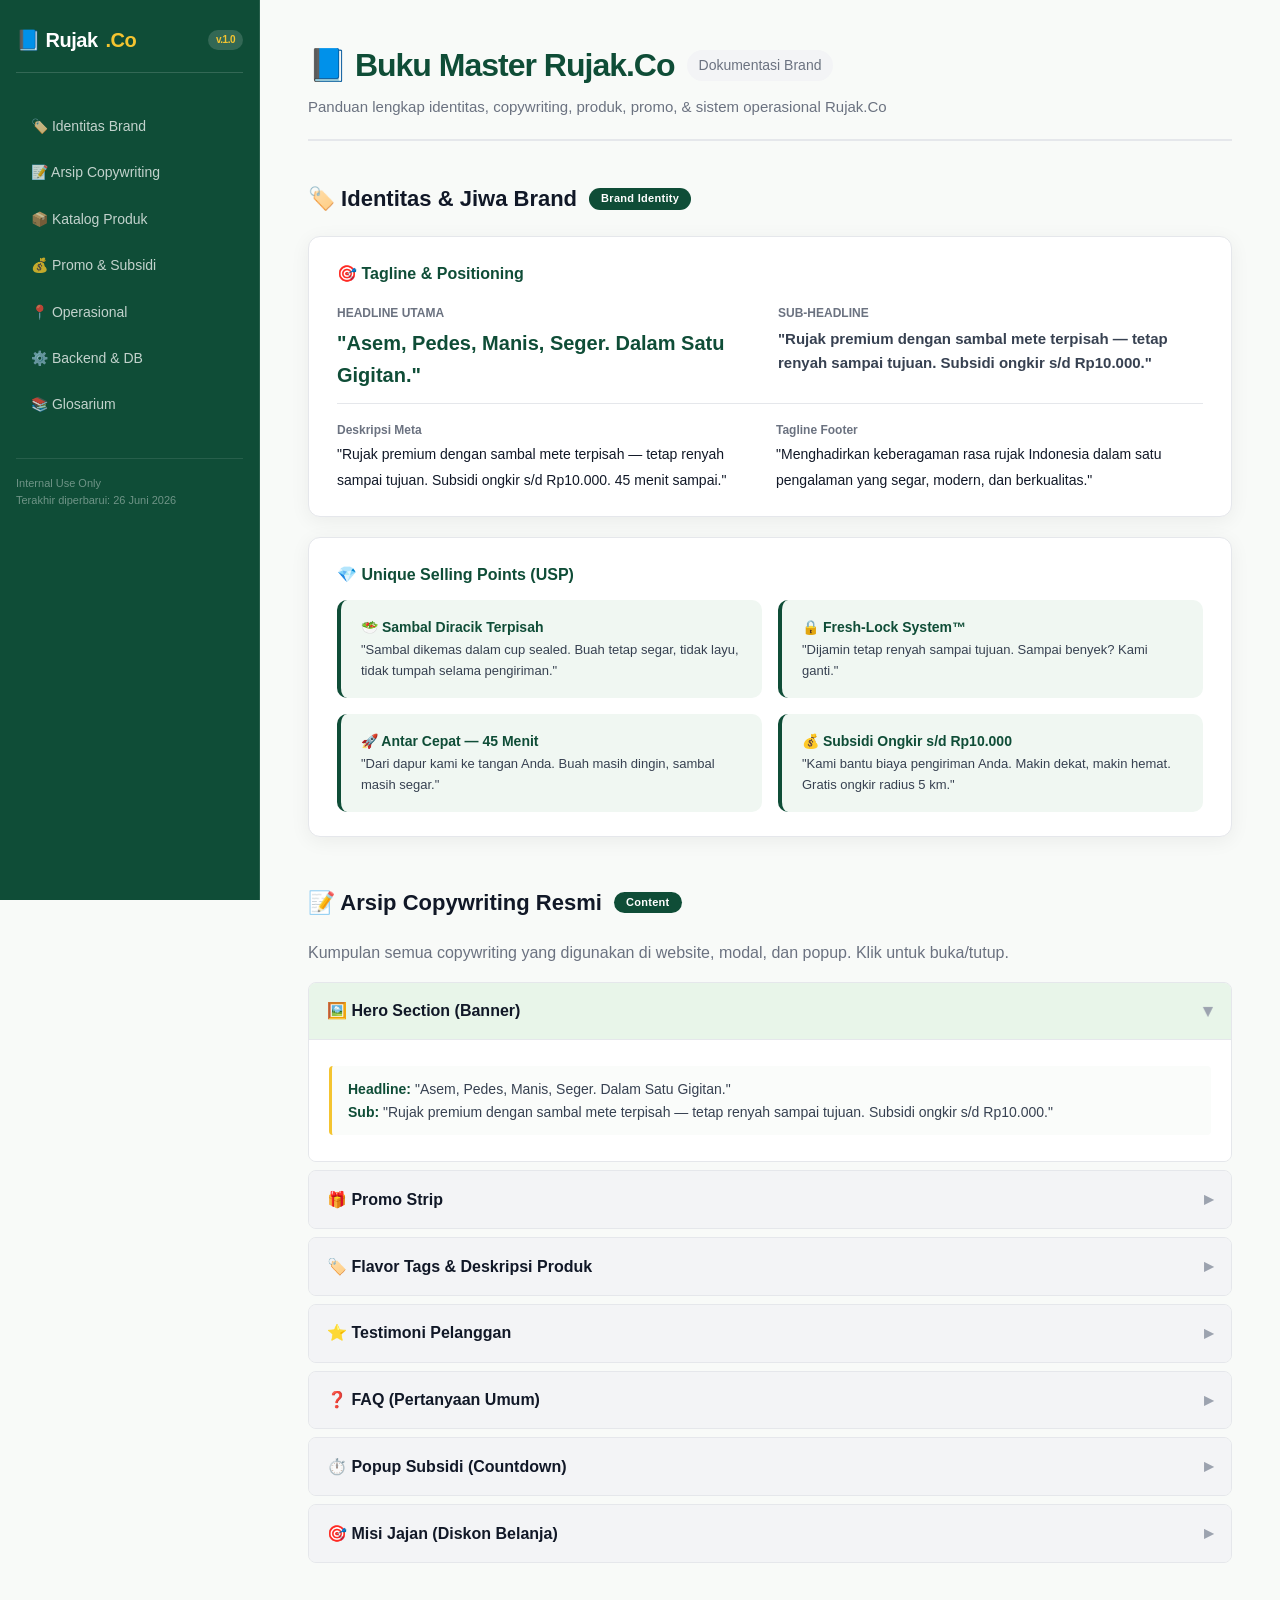
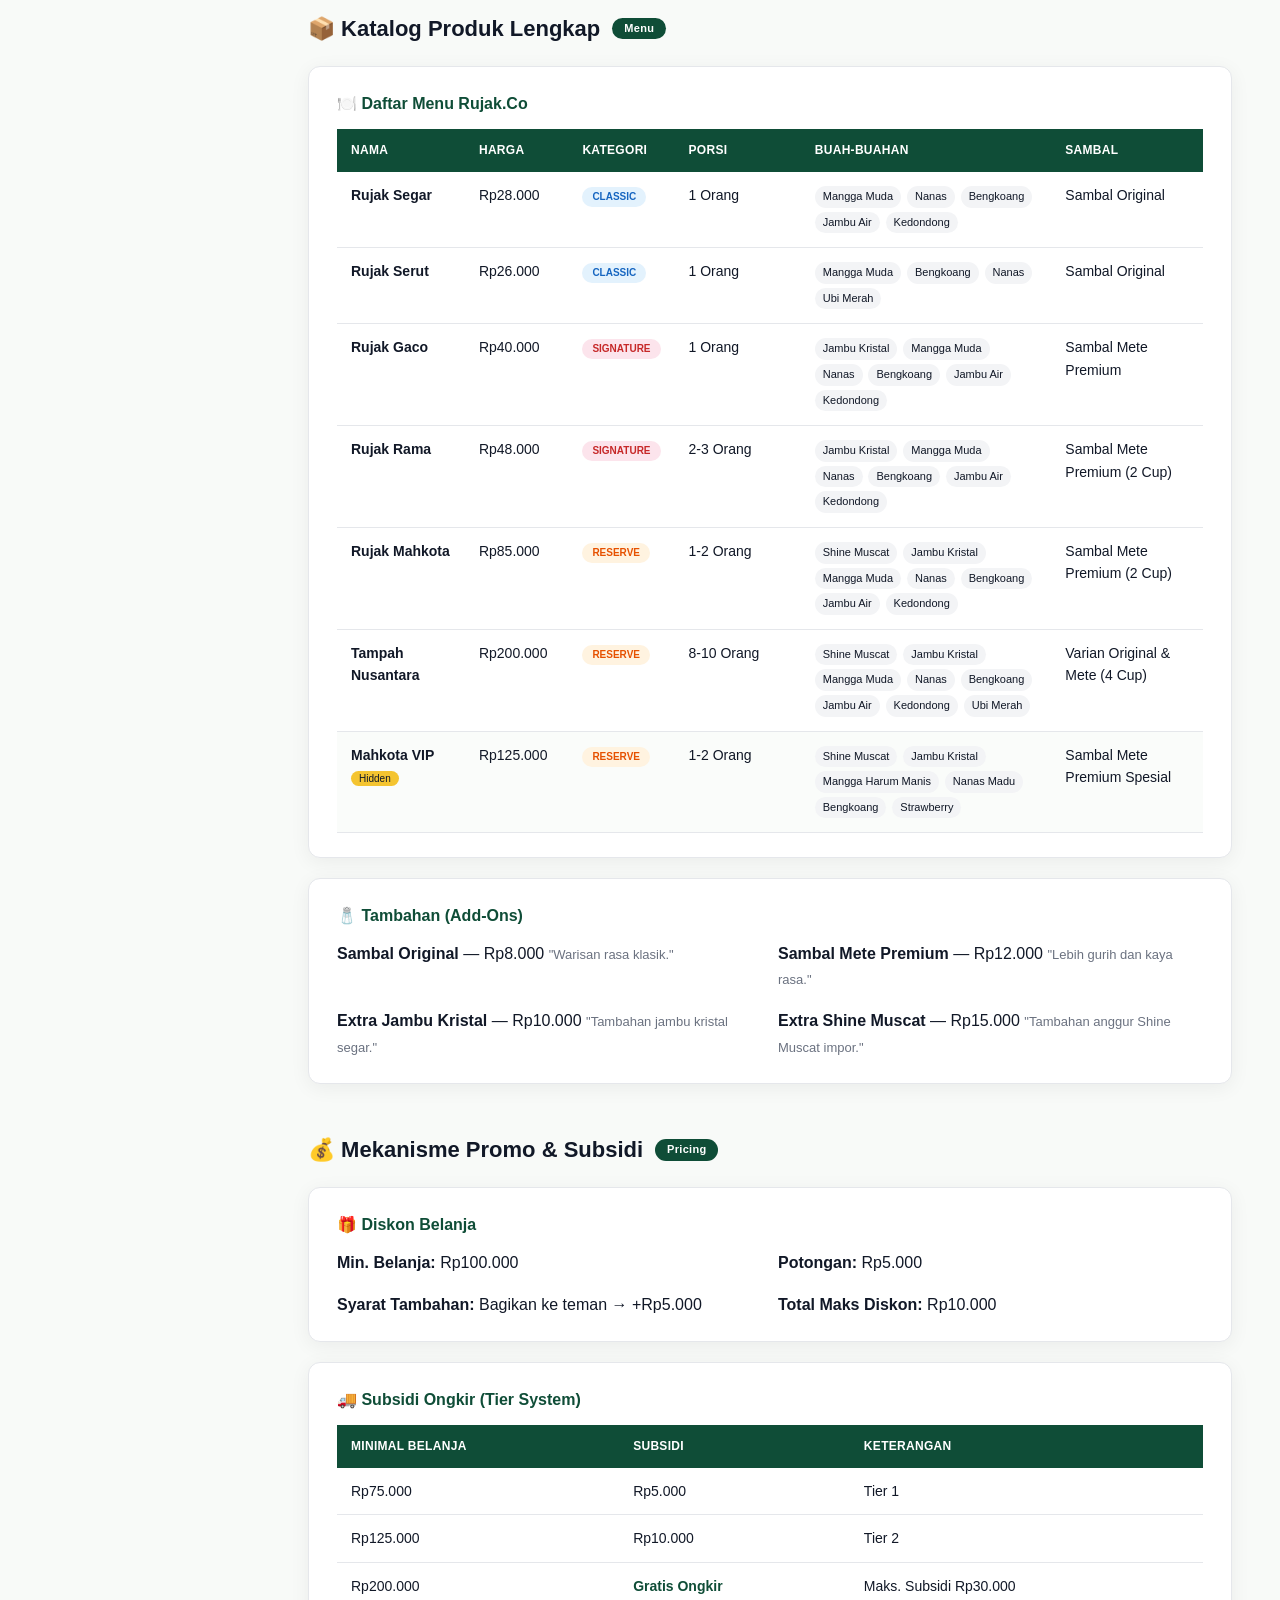
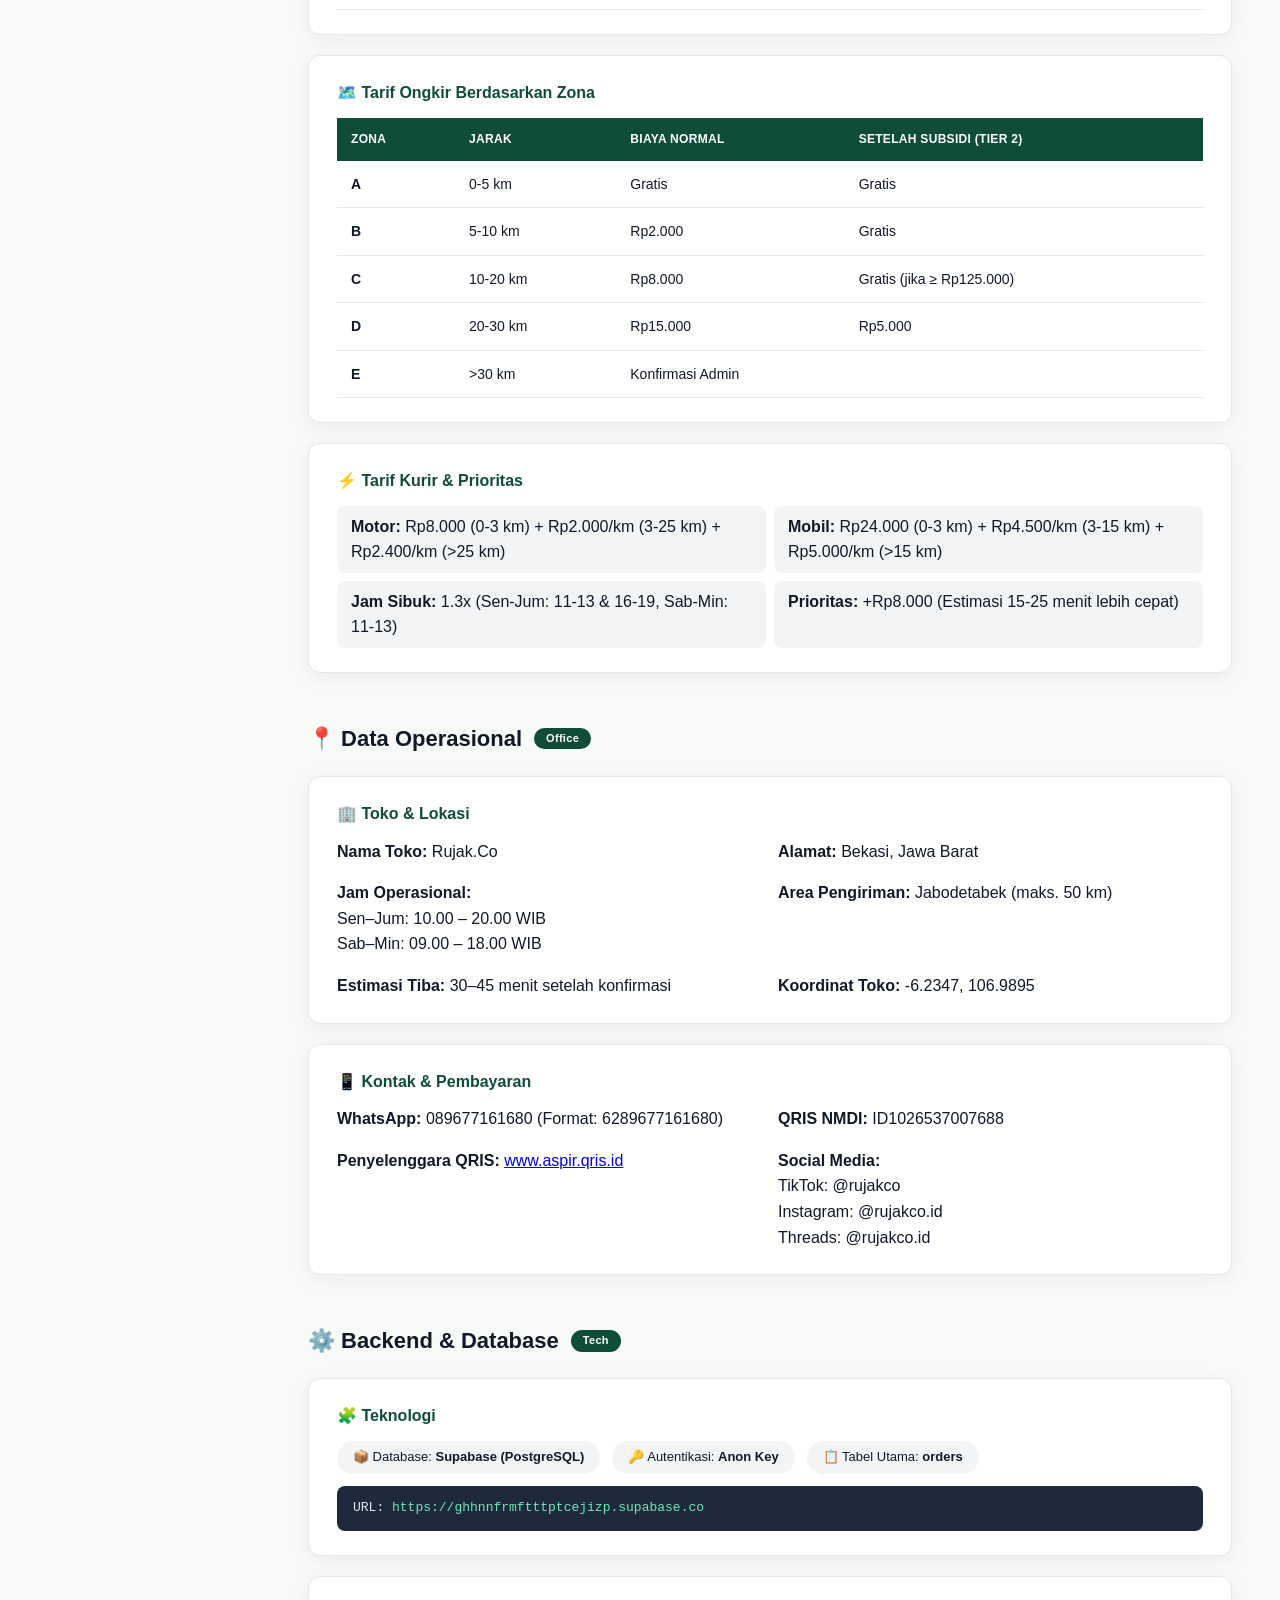
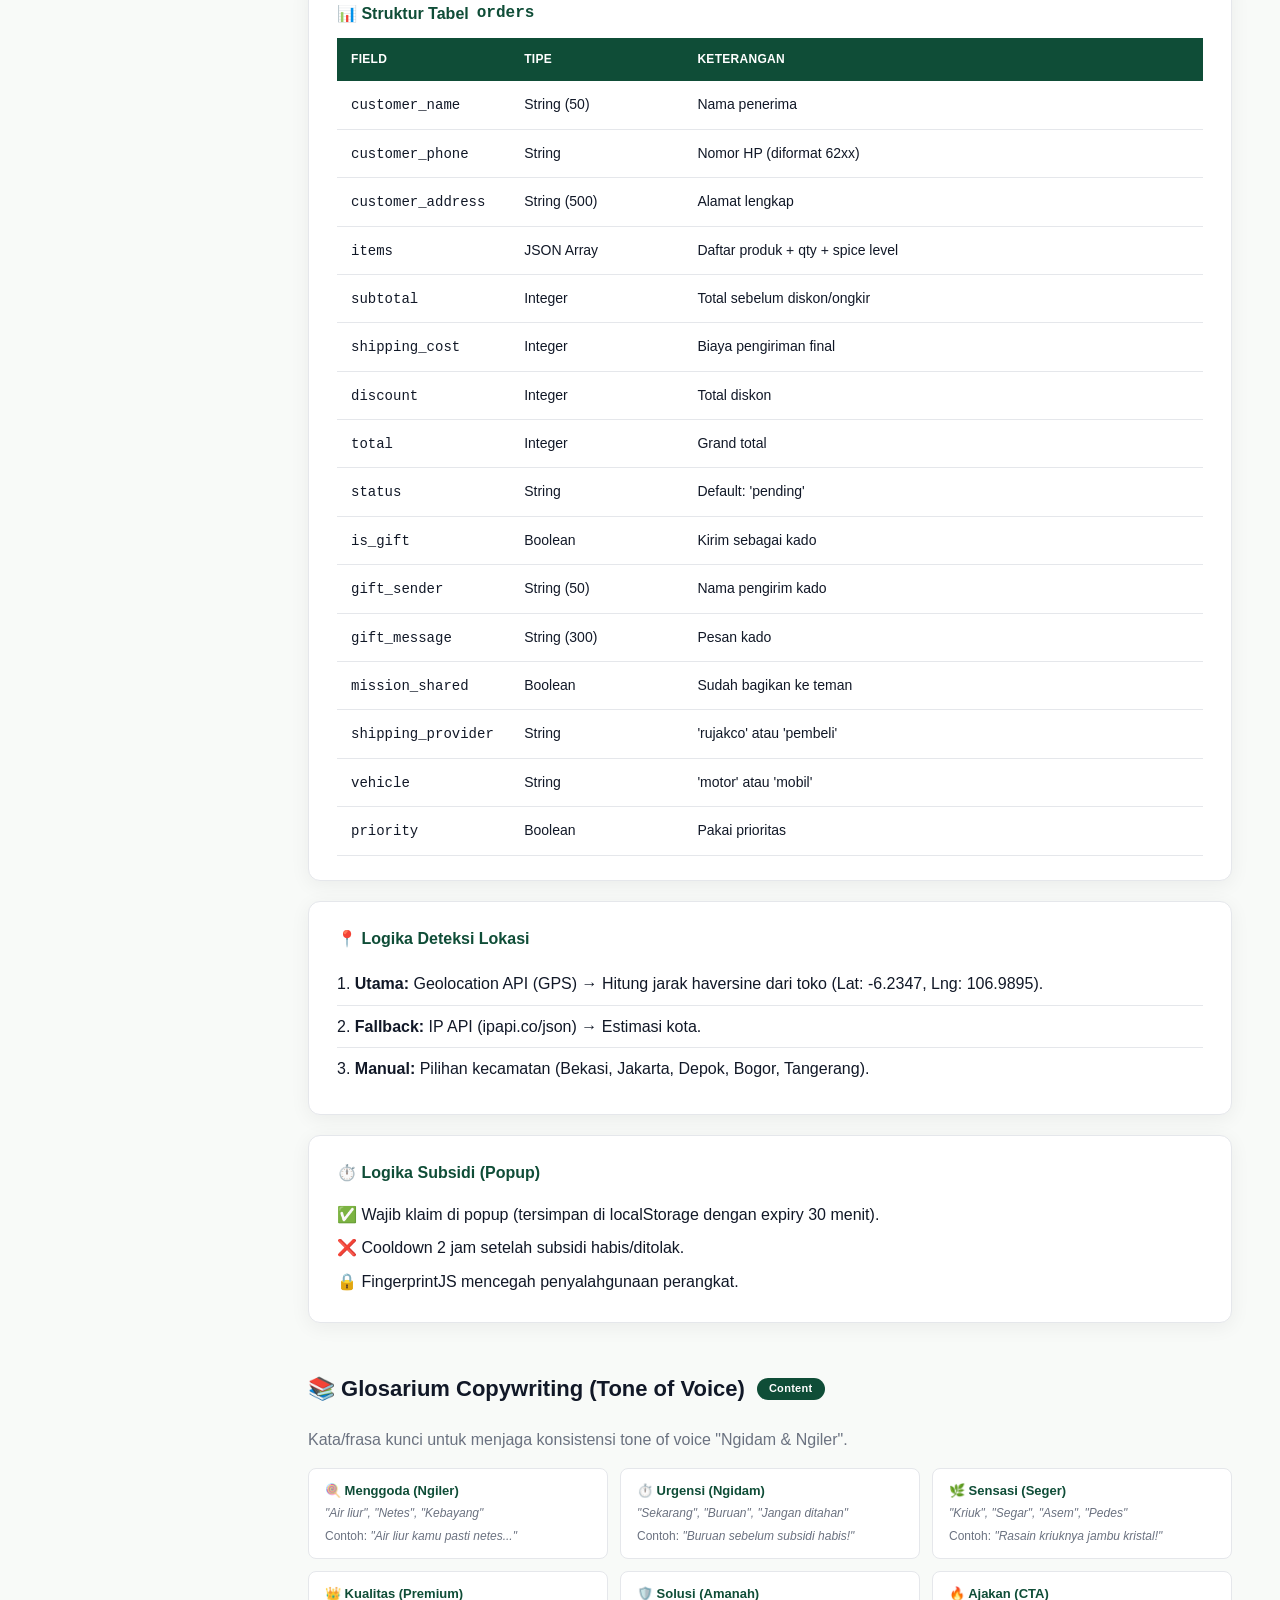
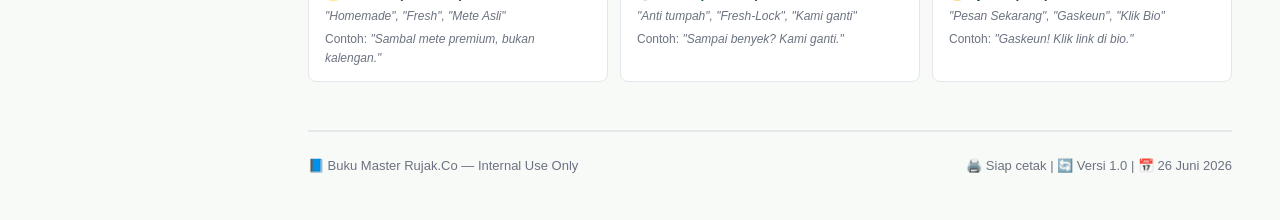
<file: assets/images/buku-master-rujakco.html>
<!DOCTYPE html>
<html lang="id">
<head>
    <meta charset="UTF-8">
    <meta name="viewport" content="width=device-width, initial-scale=1.0">
    <title>📘 Buku Master Rujak.Co</title>
    <style>
        * {
            margin: 0;
            padding: 0;
            box-sizing: border-box;
        }

        :root {
            --green: #0F4D37;
            --green-light: #E8F5E9;
            --green-pale: #f0f7f2;
            --red: #D62828;
            --gold: #F4C430;
            --ivory: #FFFDF5;
            --gray-100: #f3f4f6;
            --gray-200: #e5e7eb;
            --gray-400: #9ca3af;
            --gray-500: #6b7280;
            --gray-700: #374151;
            --gray-900: #111827;
            --shadow: 0 4px 20px rgba(0, 0, 0, 0.06);
            --radius: 12px;
            --sidebar-width: 260px;
        }

        html {
            scroll-behavior: smooth;
        }

        body {
            font-family: 'Inter', -apple-system, BlinkMacSystemFont, 'Segoe UI', Roboto, sans-serif;
            background: #f8faf8;
            color: var(--gray-900);
            line-height: 1.6;
            display: flex;
        }

        /* SIDEBAR */
        .sidebar {
            width: var(--sidebar-width);
            height: 100vh;
            position: sticky;
            top: 0;
            background: var(--green);
            color: white;
            padding: 24px 16px;
            overflow-y: auto;
            flex-shrink: 0;
            border-right: 1px solid rgba(255, 255, 255, 0.1);
        }

        .sidebar-brand {
            font-size: 20px;
            font-weight: 800;
            letter-spacing: -0.5px;
            margin-bottom: 32px;
            padding-bottom: 16px;
            border-bottom: 1px solid rgba(255, 255, 255, 0.15);
            display: flex;
            align-items: center;
            gap: 8px;
        }

        .sidebar-brand span {
            color: var(--gold);
        }

        .sidebar-nav {
            list-style: none;
        }

        .sidebar-nav li {
            margin-bottom: 4px;
        }

        .sidebar-nav a {
            display: block;
            padding: 10px 12px;
            border-radius: 8px;
            color: rgba(255, 255, 255, 0.75);
            text-decoration: none;
            font-size: 14px;
            font-weight: 500;
            transition: all 0.2s;
            border-left: 3px solid transparent;
        }

        .sidebar-nav a:hover {
            background: rgba(255, 255, 255, 0.1);
            color: white;
        }

        .sidebar-nav a.active {
            background: rgba(255, 255, 255, 0.15);
            color: white;
            border-left-color: var(--gold);
        }

        .sidebar-badge {
            font-size: 10px;
            background: var(--red);
            color: white;
            padding: 2px 8px;
            border-radius: 20px;
            margin-left: 8px;
            vertical-align: middle;
        }

        /* MAIN CONTENT */
        .main {
            flex: 1;
            padding: 40px 48px 60px;
            max-width: calc(100% - var(--sidebar-width));
            min-width: 0;
        }

        .page-header {
            margin-bottom: 40px;
            border-bottom: 2px solid var(--gray-200);
            padding-bottom: 20px;
        }

        .page-header h1 {
            font-size: 32px;
            font-weight: 800;
            color: var(--green);
            letter-spacing: -1px;
            display: flex;
            align-items: center;
            gap: 12px;
        }

        .page-header h1 small {
            font-size: 14px;
            font-weight: 500;
            color: var(--gray-500);
            background: var(--gray-100);
            padding: 4px 12px;
            border-radius: 20px;
            letter-spacing: 0;
        }

        .page-header .sub {
            color: var(--gray-500);
            font-size: 15px;
            margin-top: 4px;
        }

        .section {
            margin-bottom: 48px;
            scroll-margin-top: 24px;
        }

        .section-header {
            display: flex;
            align-items: center;
            gap: 12px;
            margin-bottom: 20px;
        }

        .section-header h2 {
            font-size: 22px;
            font-weight: 700;
            color: var(--gray-900);
        }

        .section-header .badge-section {
            background: var(--green);
            color: white;
            font-size: 11px;
            font-weight: 600;
            padding: 2px 12px;
            border-radius: 20px;
            letter-spacing: 0.3px;
        }

        .card {
            background: white;
            border-radius: var(--radius);
            box-shadow: var(--shadow);
            padding: 24px 28px;
            margin-bottom: 20px;
            border: 1px solid var(--gray-200);
            transition: box-shadow 0.2s;
        }

        .card:hover {
            box-shadow: 0 8px 30px rgba(0, 0, 0, 0.08);
        }

        .card-title {
            font-size: 16px;
            font-weight: 700;
            color: var(--green);
            margin-bottom: 12px;
            display: flex;
            align-items: center;
            gap: 8px;
        }

        .grid-2 {
            display: grid;
            grid-template-columns: 1fr 1fr;
            gap: 16px;
        }

        .grid-3 {
            display: grid;
            grid-template-columns: 1fr 1fr 1fr;
            gap: 16px;
        }

        .usp-item {
            background: var(--green-pale);
            padding: 16px 20px;
            border-radius: 10px;
            border-left: 4px solid var(--green);
        }
        .usp-item h4 {
            color: var(--green);
            font-size: 14px;
            margin-bottom: 2px;
        }
        .usp-item p {
            color: var(--gray-700);
            font-size: 13px;
            margin: 0;
        }

        /* TABLE */
        .table-wrap {
            overflow-x: auto;
        }

        table {
            width: 100%;
            border-collapse: collapse;
            font-size: 14px;
        }

        table th {
            background: var(--green);
            color: white;
            padding: 12px 14px;
            text-align: left;
            font-weight: 600;
            font-size: 12px;
            text-transform: uppercase;
            letter-spacing: 0.3px;
        }

        table td {
            padding: 12px 14px;
            border-bottom: 1px solid var(--gray-200);
            vertical-align: top;
        }

        table tr:hover td {
            background: #fafcfa;
        }

        .badge-cat {
            display: inline-block;
            background: var(--gray-100);
            font-size: 10px;
            font-weight: 700;
            padding: 2px 10px;
            border-radius: 20px;
            color: var(--gray-700);
            text-transform: uppercase;
        }
        .badge-cat.signature {
            background: #fce4ec;
            color: #c62828;
        }
        .badge-cat.classic {
            background: #e3f2fd;
            color: #1565c0;
        }
        .badge-cat.reserve {
            background: #fff3e0;
            color: #e65100;
        }

        .tag-buah {
            display: inline-block;
            background: var(--gray-100);
            padding: 2px 8px;
            border-radius: 12px;
            font-size: 11px;
            margin: 2px 2px 2px 0;
        }

        /* ACCORDION / DETAILS */
        details {
            margin-bottom: 8px;
            border: 1px solid var(--gray-200);
            border-radius: 8px;
            overflow: hidden;
        }

        details summary {
            padding: 14px 18px;
            font-weight: 600;
            cursor: pointer;
            background: var(--gray-100);
            transition: background 0.2s;
            display: flex;
            align-items: center;
            justify-content: space-between;
            list-style: none;
        }

        details summary::-webkit-details-marker {
            display: none;
        }

        details summary::after {
            content: "▸";
            font-size: 18px;
            color: var(--gray-400);
            transition: transform 0.2s;
        }

        details[open] summary {
            background: var(--green-light);
            border-bottom: 1px solid var(--gray-200);
        }

        details[open] summary::after {
            transform: rotate(90deg);
        }

        details .detail-body {
            padding: 18px 20px;
            background: white;
        }

        .copy-block {
            background: #fafcfa;
            border-left: 3px solid var(--gold);
            padding: 12px 16px;
            margin: 8px 0;
            border-radius: 4px;
            font-size: 14px;
            color: var(--gray-700);
        }

        .copy-block strong {
            color: var(--green);
        }

        .testi-block {
            background: var(--ivory);
            border: 1px solid #f0e6c0;
            border-radius: 8px;
            padding: 14px 18px;
            margin-bottom: 8px;
        }
        .testi-block .stars {
            color: var(--gold);
            font-size: 14px;
            letter-spacing: 1px;
        }
        .testi-block .text {
            font-style: italic;
            font-size: 14px;
            margin: 4px 0;
        }
        .testi-block .author {
            font-size: 12px;
            color: var(--gray-500);
            font-weight: 600;
        }

        .glossary-grid {
            display: grid;
            grid-template-columns: 1fr 1fr 1fr;
            gap: 12px;
        }
        .glossary-item {
            background: white;
            border: 1px solid var(--gray-200);
            border-radius: 8px;
            padding: 12px 16px;
        }
        .glossary-item .term {
            font-weight: 700;
            color: var(--green);
            font-size: 13px;
        }
        .glossary-item .ex {
            font-size: 12px;
            color: var(--gray-500);
            margin-top: 2px;
            font-style: italic;
        }

        .tech-code {
            background: #1e293b;
            color: #e2e8f0;
            padding: 12px 16px;
            border-radius: 8px;
            font-family: 'Courier New', monospace;
            font-size: 13px;
            overflow-x: auto;
            margin-top: 8px;
        }
        .tech-code .key {
            color: #fcd34d;
        }
        .tech-code .string {
            color: #6ee7b7;
        }

        .footer-doc {
            margin-top: 48px;
            padding-top: 24px;
            border-top: 2px solid var(--gray-200);
            display: flex;
            justify-content: space-between;
            font-size: 13px;
            color: var(--gray-500);
        }

        /* Responsive */
        @media (max-width: 1024px) {
            .grid-2,
            .grid-3,
            .glossary-grid {
                grid-template-columns: 1fr 1fr;
            }
        }

        @media (max-width: 768px) {
            body {
                flex-direction: column;
            }
            .sidebar {
                width: 100%;
                height: auto;
                position: relative;
                padding: 16px;
                border-right: none;
                border-bottom: 1px solid rgba(255, 255, 255, 0.1);
            }
            .sidebar-brand {
                margin-bottom: 16px;
            }
            .sidebar-nav {
                display: flex;
                flex-wrap: wrap;
                gap: 4px;
            }
            .sidebar-nav li {
                margin: 0;
            }
            .sidebar-nav a {
                padding: 6px 12px;
                font-size: 12px;
                border-left: none;
            }
            .main {
                padding: 20px 16px 40px;
                max-width: 100%;
            }
            .grid-2,
            .grid-3,
            .glossary-grid {
                grid-template-columns: 1fr;
            }
            .page-header h1 {
                font-size: 24px;
                flex-wrap: wrap;
            }
            .card {
                padding: 16px;
            }
        }

        @media print {
            .sidebar {
                display: none;
            }
            .main {
                max-width: 100%;
                padding: 20px;
            }
            .card {
                box-shadow: none;
                border: 1px solid #ddd;
                break-inside: avoid;
            }
            details {
                break-inside: avoid;
            }
        }
    </style>
</head>
<body>

    <!-- SIDEBAR -->
    <nav class="sidebar" id="sidebar">
        <div class="sidebar-brand">
            📘 Rujak<span>.Co</span>
            <span style="font-size:10px;background:rgba(255,255,255,0.15);padding:2px 8px;border-radius:20px;margin-left:auto;">v.1.0</span>
        </div>
        <ul class="sidebar-nav">
            <li><a href="#identitas" class="active">🏷️ Identitas Brand</a></li>
            <li><a href="#copywriting">📝 Arsip Copywriting</a></li>
            <li><a href="#katalog">📦 Katalog Produk</a></li>
            <li><a href="#promo">💰 Promo & Subsidi</a></li>
            <li><a href="#operasional">📍 Operasional</a></li>
            <li><a href="#backend">⚙️ Backend & DB</a></li>
            <li><a href="#glosarium">📚 Glosarium</a></li>
        </ul>
        <div style="margin-top:32px;font-size:11px;color:rgba(255,255,255,0.4);border-top:1px solid rgba(255,255,255,0.1);padding-top:16px;">
            Internal Use Only<br>
            Terakhir diperbarui: 26 Juni 2026
        </div>
    </nav>

    <!-- MAIN CONTENT -->
    <main class="main">

        <!-- HEADER -->
        <div class="page-header">
            <h1>
                📘 Buku Master Rujak.Co
                <small>Dokumentasi Brand</small>
            </h1>
            <div class="sub">Panduan lengkap identitas, copywriting, produk, promo, & sistem operasional Rujak.Co</div>
        </div>

        <!-- ============================================================ -->
        <!-- SECTION 1: IDENTITAS -->
        <!-- ============================================================ -->
        <section class="section" id="identitas">
            <div class="section-header">
                <h2>🏷️ Identitas & Jiwa Brand</h2>
                <span class="badge-section">Brand Identity</span>
            </div>

            <div class="card">
                <div class="card-title">🎯 Tagline & Positioning</div>
                <div class="grid-2">
                    <div>
                        <strong style="color:var(--gray-500);font-size:12px;text-transform:uppercase;">Headline Utama</strong>
                        <div style="font-size:20px;font-weight:800;color:var(--green);margin-top:2px;">"Asem, Pedes, Manis, Seger. Dalam Satu Gigitan."</div>
                    </div>
                    <div>
                        <strong style="color:var(--gray-500);font-size:12px;text-transform:uppercase;">Sub-headline</strong>
                        <div style="font-size:15px;font-weight:600;color:var(--gray-700);margin-top:2px;">"Rujak premium dengan sambal mete terpisah — tetap renyah sampai tujuan. Subsidi ongkir s/d Rp10.000."</div>
                    </div>
                </div>
                <div style="margin-top:12px;border-top:1px solid var(--gray-200);padding-top:12px;display:grid;grid-template-columns:1fr 1fr;gap:12px;">
                    <div><strong style="color:var(--gray-500);font-size:12px;">Deskripsi Meta</strong><br><span style="font-size:14px;">"Rujak premium dengan sambal mete terpisah — tetap renyah sampai tujuan. Subsidi ongkir s/d Rp10.000. 45 menit sampai."</span></div>
                    <div><strong style="color:var(--gray-500);font-size:12px;">Tagline Footer</strong><br><span style="font-size:14px;">"Menghadirkan keberagaman rasa rujak Indonesia dalam satu pengalaman yang segar, modern, dan berkualitas."</span></div>
                </div>
            </div>

            <div class="card">
                <div class="card-title">💎 Unique Selling Points (USP)</div>
                <div class="grid-2">
                    <div class="usp-item">
                        <h4>🥗 Sambal Diracik Terpisah</h4>
                        <p>"Sambal dikemas dalam cup sealed. Buah tetap segar, tidak layu, tidak tumpah selama pengiriman."</p>
                    </div>
                    <div class="usp-item">
                        <h4>🔒 Fresh-Lock System™</h4>
                        <p>"Dijamin tetap renyah sampai tujuan. Sampai benyek? Kami ganti."</p>
                    </div>
                    <div class="usp-item">
                        <h4>🚀 Antar Cepat — 45 Menit</h4>
                        <p>"Dari dapur kami ke tangan Anda. Buah masih dingin, sambal masih segar."</p>
                    </div>
                    <div class="usp-item">
                        <h4>💰 Subsidi Ongkir s/d Rp10.000</h4>
                        <p>"Kami bantu biaya pengiriman Anda. Makin dekat, makin hemat. Gratis ongkir radius 5 km."</p>
                    </div>
                </div>
            </div>
        </section>

        <!-- ============================================================ -->
        <!-- SECTION 2: COPYWRITING -->
        <!-- ============================================================ -->
        <section class="section" id="copywriting">
            <div class="section-header">
                <h2>📝 Arsip Copywriting Resmi</h2>
                <span class="badge-section">Content</span>
            </div>
            <p style="color:var(--gray-500);margin-bottom:16px;">Kumpulan semua copywriting yang digunakan di website, modal, dan popup. Klik untuk buka/tutup.</p>

            <!-- Hero -->
            <details open>
                <summary>🖼️ Hero Section (Banner)</summary>
                <div class="detail-body">
                    <div class="copy-block">
                        <strong>Headline:</strong> "Asem, Pedes, Manis, Seger. Dalam Satu Gigitan."<br>
                        <strong>Sub:</strong> "Rujak premium dengan sambal mete terpisah — tetap renyah sampai tujuan. Subsidi ongkir s/d Rp10.000."
                    </div>
                </div>
            </details>

            <!-- Promo Strip -->
            <details>
                <summary>🎁 Promo Strip</summary>
                <div class="detail-body">
                    <div class="copy-block">
                        <strong>🤤 50 Box Pertama: Bonus Sambal Mete Ekstra!</strong><br>
                        "Subsidi ongkir s/d Rp10.000 + upgrade pedas GRATIS + voucher Rp10.000."
                    </div>
                </div>
            </details>

            <!-- Flavor Tags -->
            <details>
                <summary>🏷️ Flavor Tags & Deskripsi Produk</summary>
                <div class="detail-body">
                    <div class="grid-2">
                        <div><strong>Rujak Segar</strong><br><span style="color:var(--gray-500);">"Segar & Autentik"</span><br>"Kombinasi buah pilihan dengan sambal original Rujak.Co."</div>
                        <div><strong>Rujak Serut</strong><br><span style="color:var(--gray-500);">"Renyah Segar"</span><br>"Buah diserut halus untuk pengalaman rasa yang lebih menyatu."</div>
                        <div><strong>Rujak Gaco</strong><br><span style="color:var(--gray-500);">"Gurih Mete Premium"</span><br>"Enam buah pilihan dengan sambal mete premium."</div>
                        <div><strong>Rujak Rama</strong><br><span style="color:var(--gray-500);">"Gurih Mete Extra Pedas"</span><br>"Porsi melimpah untuk dua hingga tiga orang."</div>
                        <div><strong>Rujak Mahkota</strong><br><span style="color:var(--gray-500);">"Eksklusif & Premium"</span><br>"Koleksi premium dengan Shine Muscat."</div>
                        <div><strong>Tampah Nusantara</strong><br><span style="color:var(--gray-500);">"Kemegahan Berbagai Rasa"</span><br>"Sajian kebersamaan dalam tampah bambu."</div>
                    </div>
                </div>
            </details>

            <!-- Testimoni -->
            <details>
                <summary>⭐ Testimoni Pelanggan</summary>
                <div class="detail-body">
                    <div class="testi-block">
                        <div class="stars">⭐️⭐️⭐️⭐️⭐️</div>
                        <div class="text">"Ngidam rujak pas hamil, ini satu-satunya yang nggak ngecewain. Asem pedesnya pas banget."</div>
                        <div class="author">— Rina, Jakarta Timur</div>
                    </div>
                    <div class="testi-block">
                        <div class="stars">⭐️⭐️⭐️⭐️⭐️</div>
                        <div class="text">"Buset ini rujak bukan kaleng-kaleng. Sambel metenya berasa banget, nggak pelit sama sekali."</div>
                        <div class="author">— Dina, Bekasi</div>
                    </div>
                    <div class="testi-block">
                        <div class="stars">⭐️⭐️⭐️⭐️⭐️</div>
                        <div class="text">"Gue kira overhype, ternyata emang enak. Buahnya masih seger, nggak kayak yang udah dipotong lama."</div>
                        <div class="author">— Aldo, Depok</div>
                    </div>
                    <div class="testi-block">
                        <div class="stars">⭐️⭐️⭐️⭐️⭐️</div>
                        <div class="text">"Mete aslinya kerasa, bukan cuma kacang doang. Worth it banget buat harga segini."</div>
                        <div class="author">— Dimas, Jakarta Selatan</div>
                    </div>
                </div>
            </details>

            <!-- FAQ -->
            <details>
                <summary>❓ FAQ (Pertanyaan Umum)</summary>
                <div class="detail-body">
                    <div style="margin-bottom:12px;"><strong>Kenapa sambal dipisahkan?</strong><br><span style="color:var(--gray-700);">"Agar buah tetap segar dan renyah saat diterima. Tidak lembek. Tidak tumpah."</span></div>
                    <div style="margin-bottom:12px;"><strong>Berapa lama pengiriman?</strong><br><span style="color:var(--gray-700);">"Estimasi 30–45 menit setelah konfirmasi. Prioritas lebih cepat 15–25 menit."</span></div>
                    <div style="margin-bottom:12px;"><strong>Berapa biaya ongkirnya?</strong><br><span style="color:var(--gray-700);">"Kami subsidi ongkir s/d Rp10.000. Radius 0-5 km GRATIS. 5-10 km hanya Rp2.000. Makin jauh tetap kami bantu."</span></div>
                    <div style="margin-bottom:12px;"><strong>Bagaimana kalau rujak sampai benyek?</strong><br><span style="color:var(--gray-700);">"Kami ganti. Tapi dengan Fresh-Lock System™, kecil kemungkinan itu terjadi."</span></div>
                    <div><strong>Apakah tersedia untuk acara?</strong><br><span style="color:var(--gray-700);">"Ya, tersedia paket sharing dan Tampah Nusantara untuk berbagai acara."</span></div>
                </div>
            </details>

            <!-- Popup Subsidy -->
            <details>
                <summary>⏱️ Popup Subsidi (Countdown)</summary>
                <div class="detail-body">
                    <div class="copy-block">
                        <strong>⚡ SUBSIDI TERBATAS</strong><br>
                        "Subsidi Ongkir s/d Rp10.000 — Klaim sekarang dan dapatkan potongan ongkir. Berlaku untuk pemesanan dalam 30 menit ke depan."<br><br>
                        <span style="text-decoration:line-through;color:var(--gray-400);">Ongkir normal Rp20.000</span><br>
                        <strong style="color:var(--green);">Anda bayar mulai Rp2.000*</strong><br>
                        <span style="font-size:12px;color:var(--gray-500);">*Gratis ongkir radius 5 km. Makin jauh tetap kami bantu.</span><br><br>
                        <span style="background:#1a1a1a;color:white;padding:4px 12px;border-radius:8px;">⏱️ Subsidi hilang dalam [30:00]</span><br>
                        <span style="font-size:12px;color:var(--gray-500);">🔒 Klaim Subsidi & Pesan Sekarang</span>
                    </div>
                </div>
            </details>

            <!-- Misi Jajan -->
            <details>
                <summary>🎯 Misi Jajan (Diskon Belanja)</summary>
                <div class="detail-body">
                    <div class="copy-block">
                        <strong>"🎯 Misi Jajan — Diskon s/d Rp10.000"</strong><br>
                        "Selesaikan misi untuk klaim diskonmu!"<br>
                        ☐ "Belanja min. Rp100.000 <b>(Potong Rp5.000)</b>"<br>
                        ☐ "Bagikan ke teman <b>(Potong Rp5.000)</b>"<br>
                        <span style="font-size:12px;color:var(--gray-500);">✅ Misi tercapai = otomatis tercentang. Diskon muncul di keranjang.</span>
                    </div>
                </div>
            </details>

        </section>

        <!-- ============================================================ -->
        <!-- SECTION 3: KATALOG -->
        <!-- ============================================================ -->
        <section class="section" id="katalog">
            <div class="section-header">
                <h2>📦 Katalog Produk Lengkap</h2>
                <span class="badge-section">Menu</span>
            </div>

            <div class="card">
                <div class="card-title">🍽️ Daftar Menu Rujak.Co</div>
                <div class="table-wrap">
                    <table>
                        <thead>
                            <tr>
                                <th style="width:15%;">Nama</th>
                                <th style="width:12%;">Harga</th>
                                <th style="width:10%;">Kategori</th>
                                <th style="width:15%;">Porsi</th>
                                <th style="width:30%;">Buah-buahan</th>
                                <th style="width:18%;">Sambal</th>
                            </tr>
                        </thead>
                        <tbody>
                            <tr><td><strong>Rujak Segar</strong></td><td>Rp28.000</td><td><span class="badge-cat classic">Classic</span></td><td>1 Orang</td><td><span class="tag-buah">Mangga Muda</span> <span class="tag-buah">Nanas</span> <span class="tag-buah">Bengkoang</span> <span class="tag-buah">Jambu Air</span> <span class="tag-buah">Kedondong</span></td><td>Sambal Original</td></tr>
                            <tr><td><strong>Rujak Serut</strong></td><td>Rp26.000</td><td><span class="badge-cat classic">Classic</span></td><td>1 Orang</td><td><span class="tag-buah">Mangga Muda</span> <span class="tag-buah">Bengkoang</span> <span class="tag-buah">Nanas</span> <span class="tag-buah">Ubi Merah</span></td><td>Sambal Original</td></tr>
                            <tr><td><strong>Rujak Gaco</strong></td><td>Rp40.000</td><td><span class="badge-cat signature">Signature</span></td><td>1 Orang</td><td><span class="tag-buah">Jambu Kristal</span> <span class="tag-buah">Mangga Muda</span> <span class="tag-buah">Nanas</span> <span class="tag-buah">Bengkoang</span> <span class="tag-buah">Jambu Air</span> <span class="tag-buah">Kedondong</span></td><td>Sambal Mete Premium</td></tr>
                            <tr><td><strong>Rujak Rama</strong></td><td>Rp48.000</td><td><span class="badge-cat signature">Signature</span></td><td>2-3 Orang</td><td><span class="tag-buah">Jambu Kristal</span> <span class="tag-buah">Mangga Muda</span> <span class="tag-buah">Nanas</span> <span class="tag-buah">Bengkoang</span> <span class="tag-buah">Jambu Air</span> <span class="tag-buah">Kedondong</span></td><td>Sambal Mete Premium (2 Cup)</td></tr>
                            <tr><td><strong>Rujak Mahkota</strong></td><td>Rp85.000</td><td><span class="badge-cat reserve">Reserve</span></td><td>1-2 Orang</td><td><span class="tag-buah">Shine Muscat</span> <span class="tag-buah">Jambu Kristal</span> <span class="tag-buah">Mangga Muda</span> <span class="tag-buah">Nanas</span> <span class="tag-buah">Bengkoang</span> <span class="tag-buah">Jambu Air</span> <span class="tag-buah">Kedondong</span></td><td>Sambal Mete Premium (2 Cup)</td></tr>
                            <tr><td><strong>Tampah Nusantara</strong></td><td>Rp200.000</td><td><span class="badge-cat reserve">Reserve</span></td><td>8-10 Orang</td><td><span class="tag-buah">Shine Muscat</span> <span class="tag-buah">Jambu Kristal</span> <span class="tag-buah">Mangga Muda</span> <span class="tag-buah">Nanas</span> <span class="tag-buah">Bengkoang</span> <span class="tag-buah">Jambu Air</span> <span class="tag-buah">Kedondong</span> <span class="tag-buah">Ubi Merah</span></td><td>Varian Original & Mete (4 Cup)</td></tr>
                            <tr style="background:#fafcfa;"><td><strong>Mahkota VIP</strong> <span style="font-size:10px;background:var(--gold);padding:2px 8px;border-radius:20px;">Hidden</span></td><td>Rp125.000</td><td><span class="badge-cat reserve">Reserve</span></td><td>1-2 Orang</td><td><span class="tag-buah">Shine Muscat</span> <span class="tag-buah">Jambu Kristal</span> <span class="tag-buah">Mangga Harum Manis</span> <span class="tag-buah">Nanas Madu</span> <span class="tag-buah">Bengkoang</span> <span class="tag-buah">Strawberry</span></td><td>Sambal Mete Premium Spesial</td></tr>
                        </tbody>
                    </table>
                </div>
            </div>

            <div class="card">
                <div class="card-title">🧂 Tambahan (Add-Ons)</div>
                <div class="grid-2">
                    <div><strong>Sambal Original</strong> — Rp8.000 <span style="color:var(--gray-500);font-size:13px;">"Warisan rasa klasik."</span></div>
                    <div><strong>Sambal Mete Premium</strong> — Rp12.000 <span style="color:var(--gray-500);font-size:13px;">"Lebih gurih dan kaya rasa."</span></div>
                    <div><strong>Extra Jambu Kristal</strong> — Rp10.000 <span style="color:var(--gray-500);font-size:13px;">"Tambahan jambu kristal segar."</span></div>
                    <div><strong>Extra Shine Muscat</strong> — Rp15.000 <span style="color:var(--gray-500);font-size:13px;">"Tambahan anggur Shine Muscat impor."</span></div>
                </div>
            </div>
        </section>

        <!-- ============================================================ -->
        <!-- SECTION 4: PROMO -->
        <!-- ============================================================ -->
        <section class="section" id="promo">
            <div class="section-header">
                <h2>💰 Mekanisme Promo & Subsidi</h2>
                <span class="badge-section">Pricing</span>
            </div>

            <div class="card">
                <div class="card-title">🎁 Diskon Belanja</div>
                <div class="grid-2">
                    <div><strong>Min. Belanja:</strong> Rp100.000</div>
                    <div><strong>Potongan:</strong> Rp5.000</div>
                    <div><strong>Syarat Tambahan:</strong> Bagikan ke teman → +Rp5.000</div>
                    <div><strong>Total Maks Diskon:</strong> Rp10.000</div>
                </div>
            </div>

            <div class="card">
                <div class="card-title">🚚 Subsidi Ongkir (Tier System)</div>
                <div class="table-wrap">
                    <table>
                        <thead>
                            <tr><th>Minimal Belanja</th><th>Subsidi</th><th>Keterangan</th></tr>
                        </thead>
                        <tbody>
                            <tr><td>Rp75.000</td><td>Rp5.000</td><td>Tier 1</td></tr>
                            <tr><td>Rp125.000</td><td>Rp10.000</td><td>Tier 2</td></tr>
                            <tr><td>Rp200.000</td><td><strong style="color:var(--green);">Gratis Ongkir</strong></td><td>Maks. Subsidi Rp30.000</td></tr>
                        </tbody>
                    </table>
                </div>
            </div>

            <div class="card">
                <div class="card-title">🗺️ Tarif Ongkir Berdasarkan Zona</div>
                <div class="table-wrap">
                    <table>
                        <thead>
                            <tr><th>Zona</th><th>Jarak</th><th>Biaya Normal</th><th>Setelah Subsidi (Tier 2)</th></tr>
                        </thead>
                        <tbody>
                            <tr><td><strong>A</strong></td><td>0-5 km</td><td>Gratis</td><td>Gratis</td></tr>
                            <tr><td><strong>B</strong></td><td>5-10 km</td><td>Rp2.000</td><td>Gratis</td></tr>
                            <tr><td><strong>C</strong></td><td>10-20 km</td><td>Rp8.000</td><td>Gratis (jika ≥ Rp125.000)</td></tr>
                            <tr><td><strong>D</strong></td><td>20-30 km</td><td>Rp15.000</td><td>Rp5.000</td></tr>
                            <tr><td><strong>E</strong></td><td>&gt;30 km</td><td colspan="2">Konfirmasi Admin</td></tr>
                        </tbody>
                    </table>
                </div>
            </div>

            <div class="card">
                <div class="card-title">⚡ Tarif Kurir & Prioritas</div>
                <ul style="list-style:none;padding:0;display:grid;grid-template-columns:1fr 1fr;gap:8px;">
                    <li style="background:var(--gray-100);padding:8px 14px;border-radius:8px;"><strong>Motor:</strong> Rp8.000 (0-3 km) + Rp2.000/km (3-25 km) + Rp2.400/km (&gt;25 km)</li>
                    <li style="background:var(--gray-100);padding:8px 14px;border-radius:8px;"><strong>Mobil:</strong> Rp24.000 (0-3 km) + Rp4.500/km (3-15 km) + Rp5.000/km (&gt;15 km)</li>
                    <li style="background:var(--gray-100);padding:8px 14px;border-radius:8px;"><strong>Jam Sibuk:</strong> 1.3x (Sen-Jum: 11-13 & 16-19, Sab-Min: 11-13)</li>
                    <li style="background:var(--gray-100);padding:8px 14px;border-radius:8px;"><strong>Prioritas:</strong> +Rp8.000 (Estimasi 15-25 menit lebih cepat)</li>
                </ul>
            </div>
        </section>

        <!-- ============================================================ -->
        <!-- SECTION 5: OPERASIONAL -->
        <!-- ============================================================ -->
        <section class="section" id="operasional">
            <div class="section-header">
                <h2>📍 Data Operasional</h2>
                <span class="badge-section">Office</span>
            </div>

            <div class="card">
                <div class="card-title">🏢 Toko & Lokasi</div>
                <div class="grid-2">
                    <div><strong>Nama Toko:</strong> Rujak.Co</div>
                    <div><strong>Alamat:</strong> Bekasi, Jawa Barat</div>
                    <div><strong>Jam Operasional:</strong><br>Sen–Jum: 10.00 – 20.00 WIB<br>Sab–Min: 09.00 – 18.00 WIB</div>
                    <div><strong>Area Pengiriman:</strong> Jabodetabek (maks. 50 km)</div>
                    <div><strong>Estimasi Tiba:</strong> 30–45 menit setelah konfirmasi</div>
                    <div><strong>Koordinat Toko:</strong> -6.2347, 106.9895</div>
                </div>
            </div>

            <div class="card">
                <div class="card-title">📱 Kontak & Pembayaran</div>
                <div class="grid-2">
                    <div><strong>WhatsApp:</strong> 089677161680 (Format: 6289677161680)</div>
                    <div><strong>QRIS NMDI:</strong> ID1026537007688</div>
                    <div><strong>Penyelenggara QRIS:</strong> <a href="http://www.aspir.qris.id" target="_blank">www.aspir.qris.id</a></div>
                    <div>
                        <strong>Social Media:</strong><br>
                        TikTok: @rujakco<br>
                        Instagram: @rujakco.id<br>
                        Threads: @rujakco.id
                    </div>
                </div>
            </div>
        </section>

        <!-- ============================================================ -->
        <!-- SECTION 6: BACKEND -->
        <!-- ============================================================ -->
        <section class="section" id="backend">
            <div class="section-header">
                <h2>⚙️ Backend & Database</h2>
                <span class="badge-section">Tech</span>
            </div>

            <div class="card">
                <div class="card-title">🧩 Teknologi</div>
                <ul style="list-style:none;padding:0;display:flex;flex-wrap:wrap;gap:12px;">
                    <li style="background:var(--gray-100);padding:6px 16px;border-radius:20px;font-size:13px;">📦 Database: <strong>Supabase (PostgreSQL)</strong></li>
                    <li style="background:var(--gray-100);padding:6px 16px;border-radius:20px;font-size:13px;">🔑 Autentikasi: <strong>Anon Key</strong></li>
                    <li style="background:var(--gray-100);padding:6px 16px;border-radius:20px;font-size:13px;">📋 Tabel Utama: <strong>orders</strong></li>
                </ul>
                <div class="tech-code" style="margin-top:12px;">
                    URL: <span class="string">https://ghhnnfrmftttptcejizp.supabase.co</span>
                </div>
            </div>

            <div class="card">
                <div class="card-title">📊 Struktur Tabel <code>orders</code></div>
                <div class="table-wrap">
                    <table>
                        <thead>
                            <tr><th style="width:20%;">Field</th><th style="width:20%;">Tipe</th><th>Keterangan</th></tr>
                        </thead>
                        <tbody>
                            <tr><td><code>customer_name</code></td><td>String (50)</td><td>Nama penerima</td></tr>
                            <tr><td><code>customer_phone</code></td><td>String</td><td>Nomor HP (diformat 62xx)</td></tr>
                            <tr><td><code>customer_address</code></td><td>String (500)</td><td>Alamat lengkap</td></tr>
                            <tr><td><code>items</code></td><td>JSON Array</td><td>Daftar produk + qty + spice level</td></tr>
                            <tr><td><code>subtotal</code></td><td>Integer</td><td>Total sebelum diskon/ongkir</td></tr>
                            <tr><td><code>shipping_cost</code></td><td>Integer</td><td>Biaya pengiriman final</td></tr>
                            <tr><td><code>discount</code></td><td>Integer</td><td>Total diskon</td></tr>
                            <tr><td><code>total</code></td><td>Integer</td><td>Grand total</td></tr>
                            <tr><td><code>status</code></td><td>String</td><td>Default: 'pending'</td></tr>
                            <tr><td><code>is_gift</code></td><td>Boolean</td><td>Kirim sebagai kado</td></tr>
                            <tr><td><code>gift_sender</code></td><td>String (50)</td><td>Nama pengirim kado</td></tr>
                            <tr><td><code>gift_message</code></td><td>String (300)</td><td>Pesan kado</td></tr>
                            <tr><td><code>mission_shared</code></td><td>Boolean</td><td>Sudah bagikan ke teman</td></tr>
                            <tr><td><code>shipping_provider</code></td><td>String</td><td>'rujakco' atau 'pembeli'</td></tr>
                            <tr><td><code>vehicle</code></td><td>String</td><td>'motor' atau 'mobil'</td></tr>
                            <tr><td><code>priority</code></td><td>Boolean</td><td>Pakai prioritas</td></tr>
                        </tbody>
                    </table>
                </div>
            </div>

            <div class="card">
                <div class="card-title">📍 Logika Deteksi Lokasi</div>
                <ul style="list-style:none;padding:0;">
                    <li style="padding:8px 0;border-bottom:1px solid var(--gray-200);">1. <strong>Utama:</strong> Geolocation API (GPS) → Hitung jarak haversine dari toko (Lat: -6.2347, Lng: 106.9895).</li>
                    <li style="padding:8px 0;border-bottom:1px solid var(--gray-200);">2. <strong>Fallback:</strong> IP API (ipapi.co/json) → Estimasi kota.</li>
                    <li style="padding:8px 0;">3. <strong>Manual:</strong> Pilihan kecamatan (Bekasi, Jakarta, Depok, Bogor, Tangerang).</li>
                </ul>
            </div>

            <div class="card">
                <div class="card-title">⏱️ Logika Subsidi (Popup)</div>
                <ul style="list-style:none;padding:0;">
                    <li style="padding:4px 0;">✅ Wajib klaim di popup (tersimpan di localStorage dengan expiry 30 menit).</li>
                    <li style="padding:4px 0;">❌ Cooldown 2 jam setelah subsidi habis/ditolak.</li>
                    <li style="padding:4px 0;">🔒 FingerprintJS mencegah penyalahgunaan perangkat.</li>
                </ul>
            </div>
        </section>

        <!-- ============================================================ -->
        <!-- SECTION 7: GLOSARIUM -->
        <!-- ============================================================ -->
        <section class="section" id="glosarium">
            <div class="section-header">
                <h2>📚 Glosarium Copywriting (Tone of Voice)</h2>
                <span class="badge-section">Content</span>
            </div>
            <p style="color:var(--gray-500);margin-bottom:16px;">Kata/frasa kunci untuk menjaga konsistensi tone of voice "Ngidam & Ngiler".</p>

            <div class="glossary-grid">
                <div class="glossary-item">
                    <div class="term">🍭 Menggoda (Ngiler)</div>
                    <div class="ex">"Air liur", "Netes", "Kebayang"</div>
                    <div style="font-size:12px;color:var(--gray-500);margin-top:4px;">Contoh: <em>"Air liur kamu pasti netes..."</em></div>
                </div>
                <div class="glossary-item">
                    <div class="term">⏱️ Urgensi (Ngidam)</div>
                    <div class="ex">"Sekarang", "Buruan", "Jangan ditahan"</div>
                    <div style="font-size:12px;color:var(--gray-500);margin-top:4px;">Contoh: <em>"Buruan sebelum subsidi habis!"</em></div>
                </div>
                <div class="glossary-item">
                    <div class="term">🌿 Sensasi (Seger)</div>
                    <div class="ex">"Kriuk", "Segar", "Asem", "Pedes"</div>
                    <div style="font-size:12px;color:var(--gray-500);margin-top:4px;">Contoh: <em>"Rasain kriuknya jambu kristal!"</em></div>
                </div>
                <div class="glossary-item">
                    <div class="term">👑 Kualitas (Premium)</div>
                    <div class="ex">"Homemade", "Fresh", "Mete Asli"</div>
                    <div style="font-size:12px;color:var(--gray-500);margin-top:4px;">Contoh: <em>"Sambal mete premium, bukan kalengan."</em></div>
                </div>
                <div class="glossary-item">
                    <div class="term">🛡️ Solusi (Amanah)</div>
                    <div class="ex">"Anti tumpah", "Fresh-Lock", "Kami ganti"</div>
                    <div style="font-size:12px;color:var(--gray-500);margin-top:4px;">Contoh: <em>"Sampai benyek? Kami ganti."</em></div>
                </div>
                <div class="glossary-item">
                    <div class="term">🔥 Ajakan (CTA)</div>
                    <div class="ex">"Pesan Sekarang", "Gaskeun", "Klik Bio"</div>
                    <div style="font-size:12px;color:var(--gray-500);margin-top:4px;">Contoh: <em>"Gaskeun! Klik link di bio."</em></div>
                </div>
            </div>
        </section>

        <!-- FOOTER -->
        <div class="footer-doc">
            <span>📘 Buku Master Rujak.Co — Internal Use Only</span>
            <span>🖨️ Siap cetak | 🔄 Versi 1.0 | 📅 26 Juni 2026</span>
        </div>

    </main>

    <!-- SCRIPT SIDEBAR ACTIVE HIGHLIGHT -->
    <script>
        document.addEventListener('DOMContentLoaded', function() {
            const sections = document.querySelectorAll('.section');
            const navLinks = document.querySelectorAll('.sidebar-nav a');

            function updateActiveLink() {
                let current = '';
                sections.forEach(section => {
                    const rect = section.getBoundingClientRect();
                    if (rect.top <= 100) {
                        current = section.getAttribute('id');
                    }
                });

                navLinks.forEach(link => {
                    link.classList.remove('active');
                    if (link.getAttribute('href') === '#' + current) {
                        link.classList.add('active');
                    }
                });
            }

            window.addEventListener('scroll', updateActiveLink);
            updateActiveLink(); // Initial check
        });
    </script>

</body>
</html>
</file>
